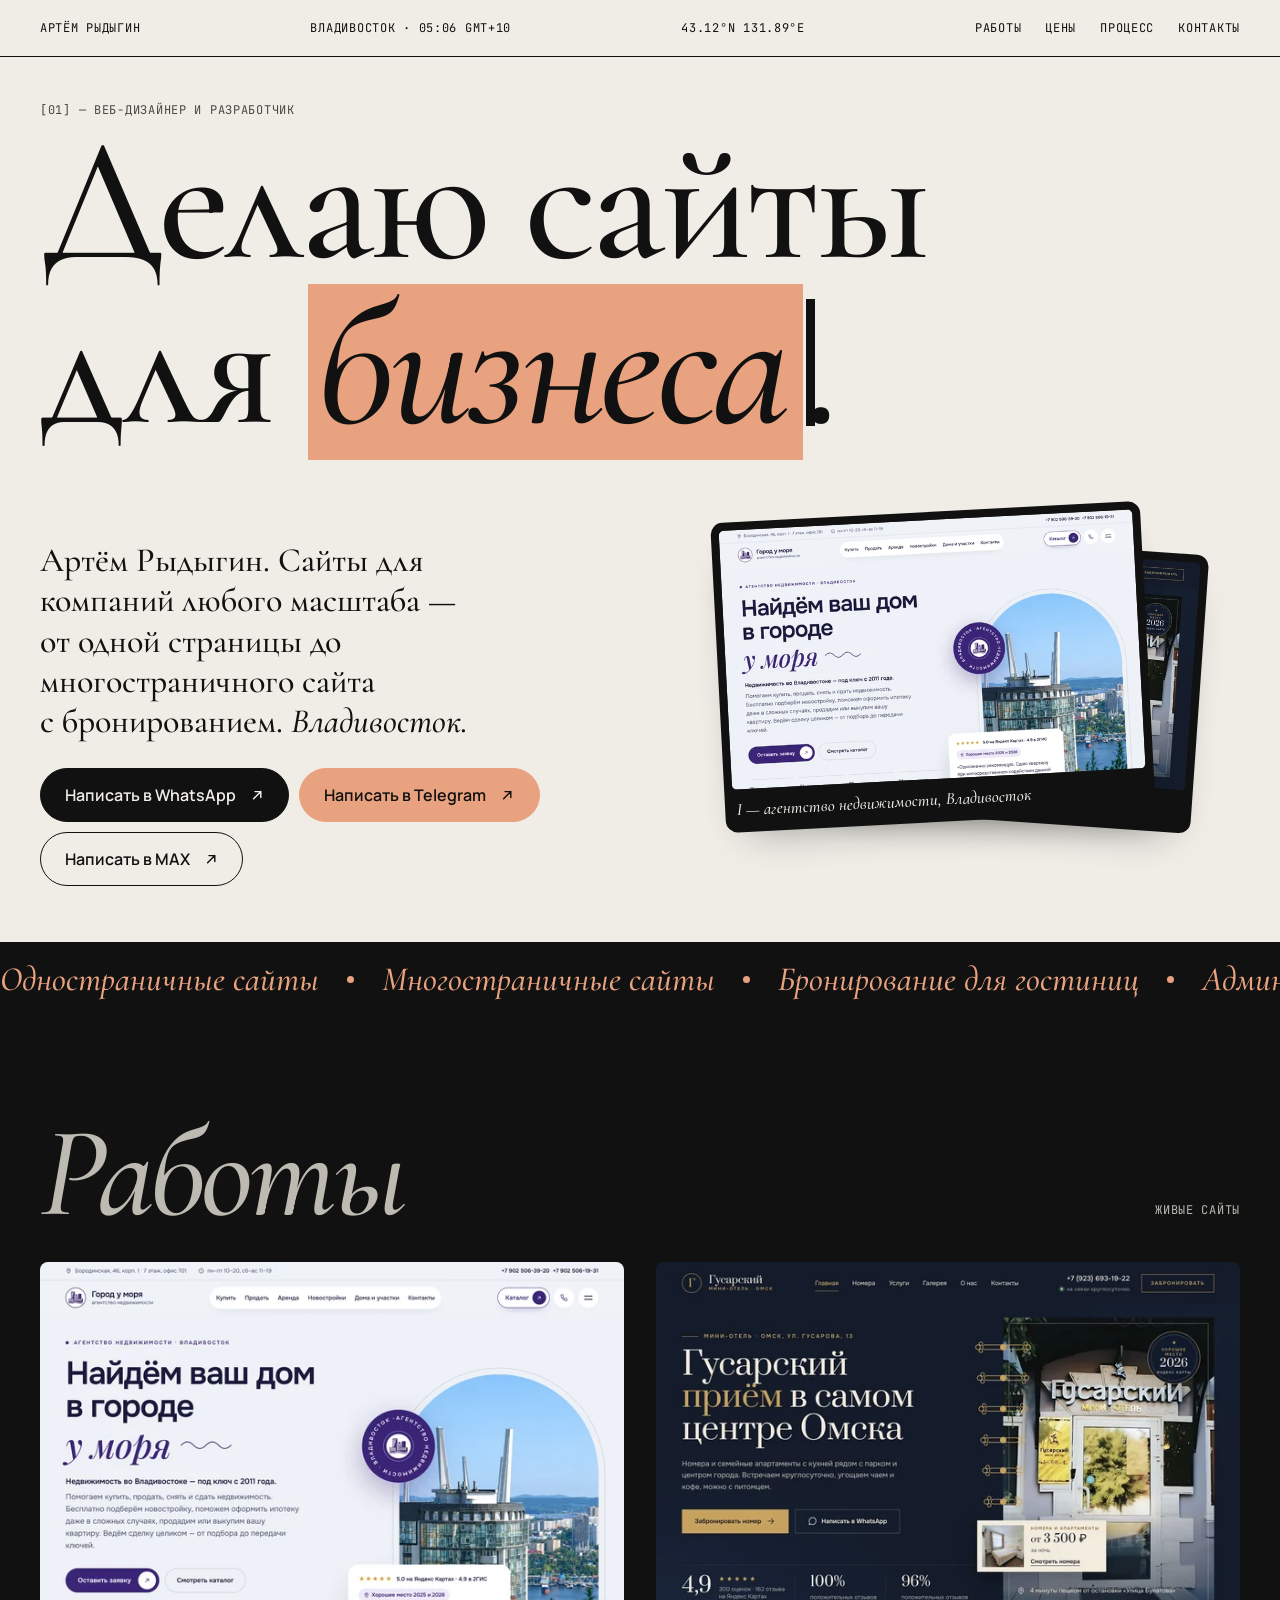
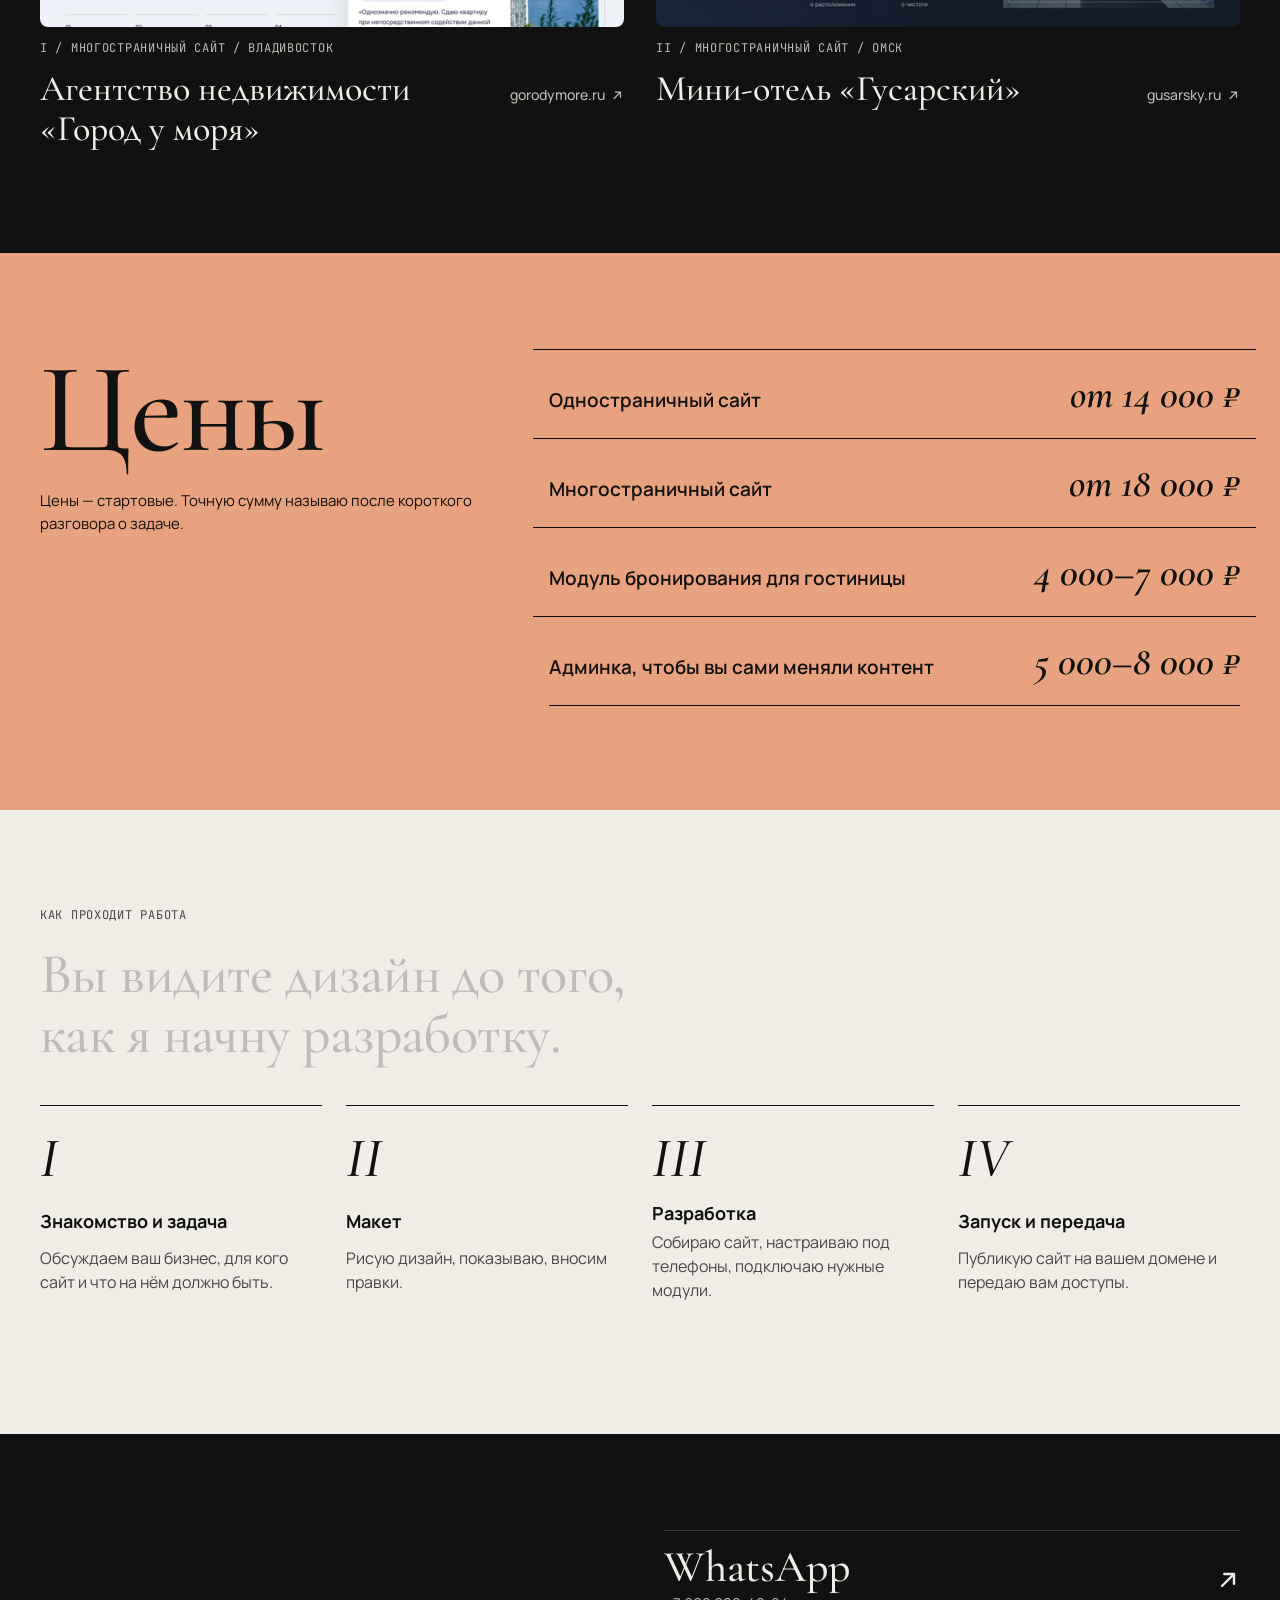
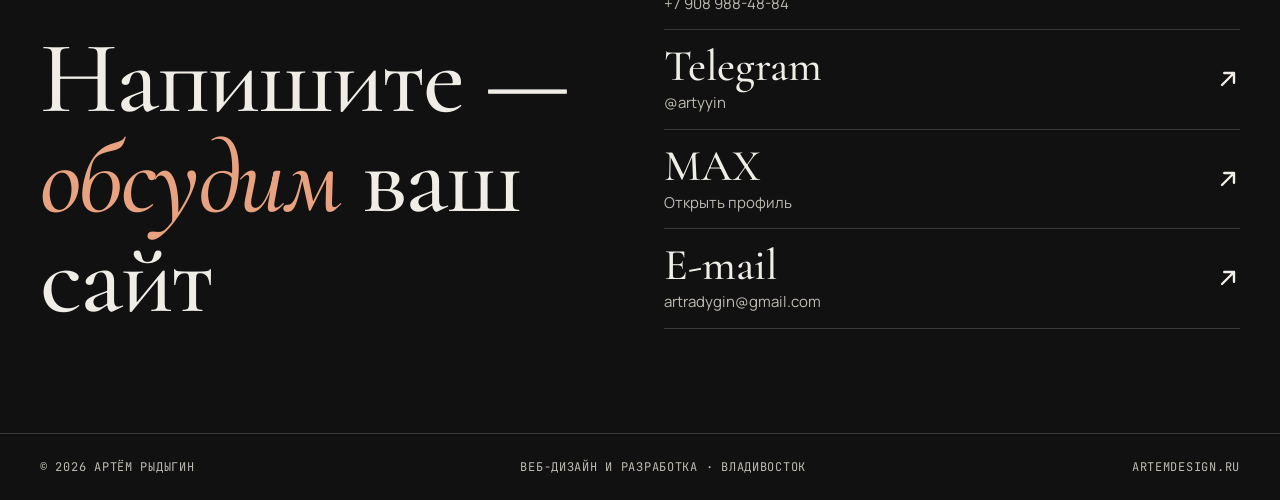
<file: index.html>
<!doctype html>
<html lang="ru">
<head>
<meta charset="utf-8">
<meta name="viewport" content="width=device-width, initial-scale=1, viewport-fit=cover">
<title>Артём Рыдыгин — сайты для бизнеса, Владивосток</title>
<meta name="description" content="Веб-дизайнер и разработчик Артём Рыдыгин. Одностраничные и многостраничные сайты для компаний любого масштаба, модуль бронирования и админка. Цены от 14 000 ₽.">
<link rel="canonical" href="https://artemdesign.ru/">
<meta name="theme-color" content="#EFEDE6">

<meta property="og:type" content="website">
<meta property="og:locale" content="ru_RU">
<meta property="og:site_name" content="artemdesign.ru">
<meta property="og:url" content="https://artemdesign.ru/">
<meta property="og:title" content="Артём Рыдыгин — сайты для бизнеса">
<meta property="og:description" content="Одностраничные и многостраничные сайты для компаний любого масштаба. Владивосток. Цены от 14 000 ₽.">
<meta property="og:image" content="https://artemdesign.ru/img/og.jpg">
<meta property="og:image:width" content="1200">
<meta property="og:image:height" content="630">
<meta property="og:image:alt" content="Артём Рыдыгин — делаю сайты для бизнеса. Владивосток">
<meta name="twitter:card" content="summary_large_image">

<link rel="icon" href="favicon.svg" type="image/svg+xml">
<link rel="icon" href="favicon-32.png" sizes="32x32" type="image/png">
<link rel="apple-touch-icon" href="apple-touch-icon.png">

<link rel="preload" href="fonts/cormorant-garamond-cyrillic-500-normal.woff2" as="font" type="font/woff2" crossorigin>
<link rel="preload" href="fonts/manrope-cyrillic-wght-normal.woff2" as="font" type="font/woff2" crossorigin>
<link rel="stylesheet" href="css/style.css">
<script>document.documentElement.classList.add('js')</script>
<script src="js/main.js" defer></script>
</head>
<body>
<a class="skip" href="#main">Перейти к содержимому</a>

<svg width="0" height="0" style="position:absolute" aria-hidden="true" focusable="false">
  <symbol id="i-arrow" viewBox="0 0 16 16"><path d="M4 12 12 4M5.5 4H12v6.5" fill="none" stroke="currentColor" stroke-width="1.6" stroke-linecap="round" stroke-linejoin="round"/></symbol>
</svg>

<header class="hud">
  <div class="wrap mono">
    <a class="hud__name" href="#top">Артём Рыдыгин</a>
    <span>Владивосток<span class="hud__time" aria-hidden="true"> · <time id="clock">--:--</time> GMT+10</span></span>
    <span class="hud__coords" aria-hidden="true">43.12°N 131.89°E</span>
    <nav class="hud__nav" aria-label="Разделы">
      <a href="#works">Работы</a>
      <a href="#prices">Цены</a>
      <a href="#process">Процесс</a>
      <a href="#contacts">Контакты</a>
    </nav>
  </div>
</header>

<main id="main">

  <!-- 1. ПЕРВЫЙ ЭКРАН -->
  <section class="hero" id="top">
    <div class="wrap hero__grid">
      <div class="hero__head">
        <p class="mono hero__label hero__fade">[01] — веб-дизайнер и разработчик</p>
        <h1 class="hero__title">
          <span class="sr-only">Делаю сайты для бизнеса.</span>
          <!-- Печатающийся текст: слова меняются по кругу. Список слов — в атрибуте data-type через «|». -->
          <span aria-hidden="true">
            <span class="line"><span>Делаю сайты</span></span>
            <span class="line"><span>для <i class="hl" id="type-word" data-type="бизнеса|гостиниц|агентств|вас">бизнеса</i>.</span></span>
          </span>
        </h1>
      </div>

      <div class="hero__side hero__fade">
        <p class="hero__lead">Артём Рыдыгин. Сайты для компаний любого масштаба — от&nbsp;одной страницы до многостраничного сайта с&nbsp;бронированием. <i>Владивосток.</i></p>
        <div class="btns" id="hero-cta">
          <a class="btn btn--ink" href="https://wa.me/79089884884" target="_blank" rel="noopener">Написать в WhatsApp <svg class="arrow" aria-hidden="true"><use href="#i-arrow"/></svg></a>
          <a class="btn btn--accent" href="https://t.me/artyyin" target="_blank" rel="noopener">Написать в Telegram <svg class="arrow" aria-hidden="true"><use href="#i-arrow"/></svg></a>
          <a class="btn btn--ghost" href="https://max.ru/u/f9LHodD0cOJtEj8_iA19902Yo01-WHfpEOih9MLzcV7LoJ5UbYwZzejPh-I" target="_blank" rel="noopener">Написать в MAX <svg class="arrow" aria-hidden="true"><use href="#i-arrow"/></svg></a>
        </div>
      </div>

      <a class="stack" href="#works" aria-label="Смотреть работы">
        <figure class="shot shot--b" aria-hidden="true">
          <img src="img/works/gusarsky-1200.webp" srcset="img/works/gusarsky-640.webp 640w, img/works/gusarsky-1200.webp 1200w" sizes="(min-width: 1000px) 380px, 92vw" width="1200" height="750" alt="">
          <figcaption>II — мини-отель, Омск</figcaption>
        </figure>
        <figure class="shot shot--a">
          <img src="img/works/gorodymore-1200.webp" srcset="img/works/gorodymore-640.webp 640w, img/works/gorodymore-1200.webp 1200w, img/works/gorodymore-1800.webp 1800w" sizes="(min-width: 1000px) 430px, 92vw" width="1200" height="750" alt="Сайт агентства недвижимости «Город у моря»" fetchpriority="high">
          <figcaption>I — агентство недвижимости, Владивосток</figcaption>
        </figure>
      </a>
    </div>
  </section>

  <div class="marquee" role="presentation">
    <div class="marquee__track">
      <div class="marquee__group">
        <span>Одностраничные сайты</span><span class="dot"></span>
        <span>Многостраничные сайты</span><span class="dot"></span>
        <span>Бронирование для гостиниц</span><span class="dot"></span>
        <span>Админка для правок</span><span class="dot"></span>
      </div>
      <div class="marquee__group" aria-hidden="true">
        <span>Одностраничные сайты</span><span class="dot"></span>
        <span>Многостраничные сайты</span><span class="dot"></span>
        <span>Бронирование для гостиниц</span><span class="dot"></span>
        <span>Админка для правок</span><span class="dot"></span>
      </div>
    </div>
  </div>

  <!-- 2. РАБОТЫ -->
  <section class="section dark works" id="works" aria-labelledby="works-title">
    <div class="wrap">
      <div class="section__head">
        <h2 class="section__title" id="works-title" data-reveal>Работы</h2>
        <span class="mono">Живые сайты</span>
      </div>

      <div class="works__grid">
        <article class="work" data-reveal>
          <a href="https://gorodymore.ru" target="_blank" rel="noopener">
            <div class="work__frame">
              <img src="img/works/gorodymore-640.webp" srcset="img/works/gorodymore-640.webp 640w, img/works/gorodymore-1200.webp 1200w, img/works/gorodymore-1800.webp 1800w" sizes="(min-width: 800px) 46vw, 92vw" width="1200" height="750" loading="lazy" decoding="async" alt="Главная страница сайта агентства недвижимости «Город у моря»">
            </div>
            <p class="mono work__meta">I / многостраничный сайт / Владивосток</p>
            <h3 class="work__title">Агентство недвижимости «Город у&nbsp;моря» <span class="work__url">gorodymore.ru <svg class="arrow" aria-hidden="true"><use href="#i-arrow"/></svg></span></h3>
          </a>
        </article>

        <article class="work" data-reveal data-delay="1">
          <a href="https://gusarsky.ru" target="_blank" rel="noopener">
            <div class="work__frame">
              <img src="img/works/gusarsky-640.webp" srcset="img/works/gusarsky-640.webp 640w, img/works/gusarsky-1200.webp 1200w, img/works/gusarsky-1800.webp 1800w" sizes="(min-width: 800px) 46vw, 92vw" width="1200" height="750" loading="lazy" decoding="async" alt="Главная страница сайта мини-отеля «Гусарский»">
            </div>
            <p class="mono work__meta">II / многостраничный сайт / Омск</p>
            <h3 class="work__title">Мини-отель «Гусарский» <span class="work__url">gusarsky.ru <svg class="arrow" aria-hidden="true"><use href="#i-arrow"/></svg></span></h3>
          </a>
        </article>

        <!-- [ЗАПОЛНИТЬ] Работа III. Чтобы показать: уберите слово hidden, вставьте скриншот (img/works/имя-640.webp и -1200.webp), ссылку и подписи. -->
        <article class="work" data-reveal hidden>
          <a href="https://ЗАПОЛНИТЬ" target="_blank" rel="noopener">
            <div class="work__frame">
              <img src="img/works/ЗАПОЛНИТЬ-640.webp" srcset="img/works/ЗАПОЛНИТЬ-640.webp 640w, img/works/ЗАПОЛНИТЬ-1200.webp 1200w, img/works/ЗАПОЛНИТЬ-1800.webp 1800w" sizes="(min-width: 800px) 46vw, 92vw" width="1200" height="750" loading="lazy" decoding="async" alt="[ЗАПОЛНИТЬ]">
            </div>
            <p class="mono work__meta">III / [ЗАПОЛНИТЬ тип сайта] / [ЗАПОЛНИТЬ город]</p>
            <h3 class="work__title">[ЗАПОЛНИТЬ название] <span class="work__url">[ЗАПОЛНИТЬ адрес] <svg class="arrow" aria-hidden="true"><use href="#i-arrow"/></svg></span></h3>
          </a>
        </article>

        <!-- [ЗАПОЛНИТЬ] Работа IV — так же, как III. -->
        <article class="work" data-reveal data-delay="1" hidden>
          <a href="https://ЗАПОЛНИТЬ" target="_blank" rel="noopener">
            <div class="work__frame">
              <img src="img/works/ЗАПОЛНИТЬ-640.webp" srcset="img/works/ЗАПОЛНИТЬ-640.webp 640w, img/works/ЗАПОЛНИТЬ-1200.webp 1200w, img/works/ЗАПОЛНИТЬ-1800.webp 1800w" sizes="(min-width: 800px) 46vw, 92vw" width="1200" height="750" loading="lazy" decoding="async" alt="[ЗАПОЛНИТЬ]">
            </div>
            <p class="mono work__meta">IV / [ЗАПОЛНИТЬ тип сайта] / [ЗАПОЛНИТЬ город]</p>
            <h3 class="work__title">[ЗАПОЛНИТЬ название] <span class="work__url">[ЗАПОЛНИТЬ адрес] <svg class="arrow" aria-hidden="true"><use href="#i-arrow"/></svg></span></h3>
          </a>
        </article>
      </div>
    </div>
  </section>

  <!-- 3. УСЛУГИ И ЦЕНЫ -->
  <section class="section prices" id="prices" aria-labelledby="prices-title">
    <div class="wrap prices__grid">
      <div>
        <h2 class="section__title" id="prices-title" data-reveal>Цены</h2>
        <p class="prices__note" data-reveal data-delay="1">Цены — стартовые. Точную сумму называю после короткого разговора о&nbsp;задаче.</p>
      </div>
      <ul class="prices__list">
        <li class="price" data-reveal><span class="price__name">Одностраничный сайт</span><span class="price__sum">от 14&nbsp;000&nbsp;₽</span></li>
        <li class="price" data-reveal data-delay="1"><span class="price__name">Многостраничный сайт</span><span class="price__sum">от 18&nbsp;000&nbsp;₽</span></li>
        <li class="price" data-reveal data-delay="2"><span class="price__name">Модуль бронирования для гостиницы</span><span class="price__sum">4&nbsp;000–7&nbsp;000&nbsp;₽</span></li>
        <li class="price" data-reveal data-delay="3"><span class="price__name">Админка, чтобы вы сами меняли контент</span><span class="price__sum">5&nbsp;000–8&nbsp;000&nbsp;₽</span></li>
      </ul>
    </div>
  </section>

  <!-- 4. КАК ПРОХОДИТ РАБОТА -->
  <section class="section process" id="process" aria-labelledby="process-title">
    <div class="wrap">
      <h2 class="sr-only" id="process-title">Как проходит работа</h2>
      <p class="mono" style="color:var(--muted);margin-bottom:20px">Как проходит работа</p>
      <p class="process__intro" data-words>Вы видите дизайн до того, как я начну разработку.</p>
      <ol class="steps">
        <li class="step" data-reveal><span class="step__num" aria-hidden="true">I</span><h3 class="step__title">Знакомство и задача</h3><p class="step__text">Обсуждаем ваш бизнес, для кого сайт и что на нём должно быть.</p></li>
        <li class="step" data-reveal data-delay="1"><span class="step__num" aria-hidden="true">II</span><h3 class="step__title">Макет</h3><p class="step__text">Рисую дизайн, показываю, вносим правки.</p></li>
        <li class="step" data-reveal data-delay="2"><span class="step__num" aria-hidden="true">III</span><h3 class="step__title">Разработка</h3><p class="step__text">Собираю сайт, настраиваю под телефоны, подключаю нужные модули.</p></li>
        <li class="step" data-reveal data-delay="3"><span class="step__num" aria-hidden="true">IV</span><h3 class="step__title">Запуск и передача</h3><p class="step__text">Публикую сайт на вашем домене и передаю вам доступы.</p></li>
      </ol>
    </div>
  </section>

  <!-- 5. ОТЗЫВ — [ЗАПОЛНИТЬ]. Блок скрыт (hidden), пока нет реального отзыва с разрешением клиента.
       Чтобы показать: уберите слово hidden и впишите текст отзыва, имя и компанию. -->
  <section class="section review" id="review" aria-labelledby="review-title" hidden>
    <div class="wrap">
      <h2 class="mono" id="review-title" style="color:var(--muted);margin-bottom:20px">Отзыв</h2>
      <figure>
        <blockquote><p>[ЗАПОЛНИТЬ: текст отзыва]</p></blockquote>
        <figcaption class="mono">[ЗАПОЛНИТЬ: имя, компания]</figcaption>
      </figure>
    </div>
  </section>

  <!-- 6. КОНТАКТЫ -->
  <section class="section dark contacts" id="contacts" aria-labelledby="contacts-title">
    <div class="wrap contacts__grid">
      <h2 class="contacts__title" id="contacts-title" data-reveal>Напишите — <i>обсудим</i> ваш сайт</h2>
      <ul class="clist">
        <li data-reveal><a href="https://wa.me/79089884884" target="_blank" rel="noopener"><span class="clist__label">WhatsApp</span><span class="clist__value">+7 908 988-48-84</span><svg class="arrow" aria-hidden="true"><use href="#i-arrow"/></svg></a></li>
        <li data-reveal data-delay="1"><a href="https://t.me/artyyin" target="_blank" rel="noopener"><span class="clist__label">Telegram</span><span class="clist__value">@artyyin</span><svg class="arrow" aria-hidden="true"><use href="#i-arrow"/></svg></a></li>
        <li data-reveal data-delay="1"><a href="https://max.ru/u/f9LHodD0cOJtEj8_iA19902Yo01-WHfpEOih9MLzcV7LoJ5UbYwZzejPh-I" target="_blank" rel="noopener"><span class="clist__label">MAX</span><span class="clist__value">Открыть профиль</span><svg class="arrow" aria-hidden="true"><use href="#i-arrow"/></svg></a></li>
        <li data-reveal data-delay="2"><a href="mailto:artradygin@gmail.com"><span class="clist__label">E-mail</span><span class="clist__value">artradygin@gmail.com</span><svg class="arrow" aria-hidden="true"><use href="#i-arrow"/></svg></a></li>
      </ul>
    </div>
  </section>
</main>

<footer class="dark foot">
  <div class="wrap mono">
    <span>© <span id="year">2026</span> Артём Рыдыгин</span>
    <span>Веб-дизайн и разработка · Владивосток</span>
    <!-- [ЗАПОЛНИТЬ при желании] статус: самозанятый / ИП, ИНН — только если хотите это показывать -->
    <span>artemdesign.ru</span>
  </div>
</footer>

<nav class="dock" id="dock" aria-label="Быстрая связь">
  <a href="https://wa.me/79089884884" target="_blank" rel="noopener">WhatsApp</a>
  <a href="https://t.me/artyyin" target="_blank" rel="noopener">Telegram</a>
  <a href="https://max.ru/u/f9LHodD0cOJtEj8_iA19902Yo01-WHfpEOih9MLzcV7LoJ5UbYwZzejPh-I" target="_blank" rel="noopener">MAX</a>
</nav>
</body>
</html>
</file>
<file: css/style.css>
/* ==========================================================
   artemdesign.ru — визитка Артёма Рыдыгина
   Mobile first. Одна тема. Анимации — только transform/opacity.
   ========================================================== */

/* ---------- Шрифты (лежат локально в /fonts) ---------- */
@font-face{font-family:"Cormorant Garamond";font-style:normal;font-weight:500;font-display:swap;src:url(../fonts/cormorant-garamond-cyrillic-500-normal.woff2) format("woff2");unicode-range:U+0301,U+0400-045F,U+0490-0491,U+04B0-04B1,U+2116}
@font-face{font-family:"Cormorant Garamond";font-style:normal;font-weight:500;font-display:swap;src:url(../fonts/cormorant-garamond-latin-500-normal.woff2) format("woff2");unicode-range:U+0000-00FF,U+0131,U+0152-0153,U+02BB-02BC,U+02C6,U+02DA,U+02DC,U+2000-206F,U+20AC,U+2122,U+2212,U+FEFF,U+FFFD}
@font-face{font-family:"Cormorant Garamond";font-style:normal;font-weight:500;font-display:swap;src:url(../fonts/cormorant-garamond-rub-500-normal.woff2) format("woff2");unicode-range:U+20BD}
@font-face{font-family:"Cormorant Garamond";font-style:italic;font-weight:500;font-display:swap;src:url(../fonts/cormorant-garamond-cyrillic-500-italic.woff2) format("woff2");unicode-range:U+0301,U+0400-045F,U+0490-0491,U+04B0-04B1,U+2116}
@font-face{font-family:"Cormorant Garamond";font-style:italic;font-weight:500;font-display:swap;src:url(../fonts/cormorant-garamond-latin-500-italic.woff2) format("woff2");unicode-range:U+0000-00FF,U+0131,U+0152-0153,U+02BB-02BC,U+02C6,U+02DA,U+02DC,U+2000-206F,U+20AC,U+2122,U+2212,U+FEFF,U+FFFD}
@font-face{font-family:"Cormorant Garamond";font-style:italic;font-weight:500;font-display:swap;src:url(../fonts/cormorant-garamond-rub-500-italic.woff2) format("woff2");unicode-range:U+20BD}
@font-face{font-family:"Cormorant Garamond";font-style:italic;font-weight:600;font-display:swap;src:url(../fonts/cormorant-garamond-cyrillic-600-italic.woff2) format("woff2");unicode-range:U+0301,U+0400-045F,U+0490-0491,U+04B0-04B1,U+2116}
@font-face{font-family:"Cormorant Garamond";font-style:italic;font-weight:600;font-display:swap;src:url(../fonts/cormorant-garamond-latin-600-italic.woff2) format("woff2");unicode-range:U+0000-00FF,U+0131,U+0152-0153,U+02BB-02BC,U+02C6,U+02DA,U+02DC,U+2000-206F,U+20AC,U+2122,U+2212,U+FEFF,U+FFFD}
@font-face{font-family:"Cormorant Garamond";font-style:italic;font-weight:600;font-display:swap;src:url(../fonts/cormorant-garamond-rub-600-italic.woff2) format("woff2");unicode-range:U+20BD}
@font-face{font-family:Manrope;font-style:normal;font-weight:200 800;font-display:swap;src:url(../fonts/manrope-cyrillic-wght-normal.woff2) format("woff2");unicode-range:U+0301,U+0400-045F,U+0490-0491,U+04B0-04B1,U+2116}
@font-face{font-family:Manrope;font-style:normal;font-weight:200 800;font-display:swap;src:url(../fonts/manrope-latin-wght-normal.woff2) format("woff2");unicode-range:U+0000-00FF,U+0131,U+0152-0153,U+02BB-02BC,U+02C6,U+02DA,U+02DC,U+2000-206F,U+20AC,U+2122,U+2212,U+FEFF,U+FFFD}
@font-face{font-family:Manrope;font-style:normal;font-weight:200 800;font-display:swap;src:url(../fonts/manrope-rub-wght-normal.woff2) format("woff2");unicode-range:U+20BD}
@font-face{font-family:"JetBrains Mono";font-style:normal;font-weight:400;font-display:swap;src:url(../fonts/jetbrains-mono-cyrillic-400-normal.woff2) format("woff2");unicode-range:U+0301,U+0400-045F,U+0490-0491,U+04B0-04B1,U+2116}
@font-face{font-family:"JetBrains Mono";font-style:normal;font-weight:400;font-display:swap;src:url(../fonts/jetbrains-mono-latin-400-normal.woff2) format("woff2");unicode-range:U+0000-00FF,U+0131,U+0152-0153,U+02BB-02BC,U+02C6,U+02DA,U+02DC,U+2000-206F,U+20AC,U+2122,U+2212,U+FEFF,U+FFFD}

/* ---------- Переменные ---------- */
:root{
  --paper:#EFEDE6;
  --ink:#111111;
  --muted:#4A4843;        /* на бумаге: контраст ~8:1 */
  --accent:#E9A27F;       /* мягкий абрикос вместо оранжевого */
  --accent-deep:#9A4A26;  /* для ссылок при наведении на бумаге */
  --on-dark:#EFEDE6;
  --on-dark-muted:#BDBAB1;/* на чёрном: контраст ~10:1 */
  --line-dark:#3A3936;

  --serif:"Cormorant Garamond", "Times New Roman", Georgia, serif;
  --sans:Manrope, system-ui, -apple-system, "Segoe UI", Roboto, sans-serif;
  --mono:"JetBrains Mono", ui-monospace, SFMono-Regular, Menlo, monospace;

  --pad:16px;
  --max:1360px;
  --ease:cubic-bezier(.2,.7,.2,1);
}
@media (min-width:700px){:root{--pad:32px}}
@media (min-width:1100px){:root{--pad:40px}}

/* ---------- База ---------- */
*,*::before,*::after{box-sizing:border-box}
html{-webkit-text-size-adjust:100%;text-size-adjust:100%}
@media (prefers-reduced-motion:no-preference){html{scroll-behavior:smooth}}
body{margin:0;background:var(--paper);color:var(--ink);font-family:var(--sans);font-size:16px;line-height:1.5;-webkit-font-smoothing:antialiased;text-rendering:optimizeLegibility}
img{display:block;max-width:100%;height:auto}
a{color:inherit}
h1,h2,h3,p{margin:0}
:focus-visible{outline:2px solid var(--ink);outline-offset:3px;border-radius:4px}
.dark :focus-visible{outline-color:var(--on-dark)}
.wrap{width:100%;max-width:var(--max);margin-inline:auto;padding-inline:var(--pad)}
.sr-only{position:absolute;width:1px;height:1px;padding:0;margin:-1px;overflow:hidden;clip:rect(0,0,0,0);white-space:nowrap;border:0}
.skip{position:absolute;left:8px;top:-60px;z-index:100;background:var(--ink);color:var(--paper);padding:12px 16px;border-radius:8px;text-decoration:none}
.skip:focus{top:8px}
.mono{font-family:var(--mono);font-size:12px;letter-spacing:.06em;text-transform:uppercase}
.arrow{width:.9em;height:.9em;flex:none;transition:transform .3s var(--ease)}

/* ---------- Шапка (приборная строка) ---------- */
.hud{border-bottom:1px solid var(--ink)}
.hud .wrap{min-height:48px;display:flex;align-items:center;justify-content:space-between;gap:16px}
.hud__name{font-weight:400;text-decoration:none}
.hud__coords,.hud__nav{display:none}
.hud__nav{gap:24px}
.hud__nav a{text-decoration:none;padding:12px 0}
.hud__nav a:hover{color:var(--accent-deep)}
@media (min-width:1000px){
  .hud .wrap{min-height:56px}
  .hud__coords,.hud__nav{display:flex}
}

/* ---------- Кнопки ---------- */
.btns{display:flex;flex-direction:column;gap:10px}
.btn{display:flex;align-items:center;justify-content:space-between;gap:14px;min-height:56px;padding:0 24px;border-radius:999px;font-family:var(--sans);font-weight:600;font-size:16px;text-decoration:none;border:1px solid var(--ink);transition:background-color .25s,color .25s}
.btn:hover .arrow{transform:translate(2px,-2px)}
.btn--ink{background:var(--ink);color:var(--paper)}
.btn--ink:hover{background:#2a2a2a}
.btn--accent{background:var(--accent);color:var(--ink);border-color:var(--accent)}
.btn--accent:hover{background:#E19470}
.btn--ghost{background:transparent;color:var(--ink)}
.btn--ghost:hover{background:var(--ink);color:var(--paper)}
@media (min-width:600px){
  .btns{flex-direction:row;flex-wrap:wrap}
  .btn{justify-content:center;min-height:54px}
}

/* ---------- Первый экран ---------- */
.hero{padding-block:28px 40px;overflow:hidden}
.hero__grid{display:grid;gap:28px}
.hero__label{color:var(--muted)}
.hero__title{font-family:var(--serif);font-weight:500;font-size:clamp(44px,14vw,176px);line-height:.94;letter-spacing:-.025em;margin-top:18px}
.hero__title .line{display:block;overflow:hidden;padding-bottom:.06em;margin-bottom:-.06em}
.hero__title .line>span{display:inline-block;white-space:nowrap}
.caret{display:inline-block;width:.05em;height:.72em;margin-left:.02em;margin-right:-.07em;background:currentColor;vertical-align:-.02em;animation:blink 1.05s steps(1) infinite}
@keyframes blink{50%{opacity:0}}
.hl{font-style:italic;padding:0 .1em 0 .06em;border-radius:.06em;background:linear-gradient(var(--accent),var(--accent)) no-repeat 0 0/100% 100%;-webkit-box-decoration-break:clone;box-decoration-break:clone}
.hero__lead{font-family:var(--serif);font-size:clamp(24px,3.2vw,34px);line-height:1.18;max-width:30ch}
.hero__lead i{font-style:italic}
.hero__side{display:flex;flex-direction:column;gap:26px}

.stack{position:relative;display:block;text-decoration:none}
.shot{display:flex;flex-direction:column;gap:8px;background:var(--ink);color:var(--on-dark);border-radius:12px;padding:8px;box-shadow:0 20px 40px -24px rgba(17,17,17,.45)}
.shot img{border-radius:5px;aspect-ratio:16/10;object-fit:cover;object-position:top;width:100%}
.shot figcaption{font-family:var(--serif);font-style:italic;font-size:17px;padding:0 4px 2px}
.stack .shot--a{transform:rotate(-2deg)}
.stack .shot--b{display:none}

@media (min-width:1000px){
  .hero{padding-block:44px 56px}
  .hero__title{margin-top:0}
  .hero__grid{grid-template-columns:minmax(0,1.05fr) minmax(0,1fr);align-items:end;column-gap:48px;row-gap:36px}
  .hero__head{grid-column:1/-1}
  .stack{height:400px}
  .stack .shot{position:absolute;width:min(430px,82%)}
  .stack .shot--a{left:0;top:10px;transform:rotate(-3deg);z-index:2}
  .stack .shot--b{display:flex;right:0;top:40px;transform:rotate(4deg);width:min(380px,72%)}
  .stack:hover .shot--a{transform:rotate(-4deg) translateY(-6px)}
  .stack:hover .shot--b{transform:rotate(6deg) translate(8px,-4px)}
  .stack .shot{transition:transform .5s var(--ease)}
}

/* ---------- Бегущая строка ---------- */
.marquee{background:var(--ink);color:var(--accent);overflow:hidden;padding-block:12px}
.marquee__track{display:flex;width:max-content;font-family:var(--serif);font-style:italic;font-weight:500;font-size:clamp(24px,3vw,34px);white-space:nowrap}
.marquee__group{display:flex;align-items:center;gap:28px;padding-right:28px}
.dot{width:7px;height:7px;border-radius:50%;background:currentColor;flex:none}

/* ---------- Разделы: общее ---------- */
.section{padding-block:56px 64px}
@media (min-width:1000px){.section{padding-block:96px 104px}}
.section__head{display:flex;justify-content:space-between;align-items:baseline;gap:16px;margin-bottom:28px}
.section__title{font-family:var(--serif);font-weight:500;font-size:clamp(64px,10vw,140px);line-height:.95;letter-spacing:-.025em}
.dark{background:var(--ink);color:var(--on-dark)}

/* ---------- Работы ---------- */
.works .section__title{font-style:italic;color:var(--on-dark-muted)}
.works .section__head .mono{color:var(--on-dark-muted)}
.works__grid{display:grid;gap:40px}
@media (min-width:800px){.works__grid{grid-template-columns:repeat(2,minmax(0,1fr));gap:48px 32px}}
.work a{display:flex;flex-direction:column;gap:12px;text-decoration:none}
.work__frame{border-radius:8px;overflow:hidden;background:#1d1d1c}
.work__frame img{width:100%;aspect-ratio:16/10;object-fit:cover;object-position:top;transition:transform .9s var(--ease)}
.work a:hover .work__frame img{transform:scale(1.03)}
.work__meta{color:var(--on-dark-muted)}
.work__title{font-family:var(--serif);font-weight:500;font-size:clamp(26px,3vw,36px);line-height:1.1;display:flex;align-items:baseline;justify-content:space-between;gap:16px}
.work__url{font-family:var(--sans);font-size:14px;color:var(--on-dark-muted);display:inline-flex;align-items:center;gap:6px;white-space:nowrap}
.work a:hover .work__url{color:var(--on-dark)}
.work a:hover .arrow{transform:translate(2px,-2px)}

/* ---------- Цены ---------- */
.prices{background:var(--accent)}
.prices__list{list-style:none;margin:0;padding:0;border-bottom:1px solid var(--ink)}
.price{position:relative;isolation:isolate;display:grid;grid-template-columns:1fr auto;align-items:baseline;gap:6px 16px;padding:18px 12px;margin-inline:-12px;border-top:1px solid var(--ink)}
/* мягкая подсветка: светлая полоса «наливается» слева направо, текст чуть сдвигается */
.price::before{content:"";position:absolute;inset:0;z-index:-1;background:rgba(239,237,230,.6);border-radius:6px;transform:scaleX(0);transform-origin:left center;transition:transform .8s var(--ease)}
.price__name,.price__sum{transition:transform .7s var(--ease)}
.price__name{font-weight:600;font-size:17px;line-height:1.3}
.price__sum{font-family:var(--serif);font-style:italic;font-weight:600;font-size:clamp(26px,3.4vw,40px);line-height:1;white-space:nowrap}
.price.is-active::before{transform:scaleX(1)}
.price.is-active .price__name{transform:translateX(10px)}
.price.is-active .price__sum{transform:translateX(-8px)}
@media (hover:hover){
  .price:hover::before{transform:scaleX(1)}
  .price:hover .price__name{transform:translateX(10px)}
  .price:hover .price__sum{transform:translateX(-8px)}
}
.prices__note{margin-top:20px;font-size:15px;max-width:52ch}
@media (min-width:1000px){
  .prices__grid{display:grid;grid-template-columns:minmax(0,.8fr) minmax(0,1.2fr);gap:48px;align-items:start}
  .price{padding:24px 16px;margin-inline:-16px}
  .price__name{font-size:19px}
}

/* ---------- Как проходит работа ---------- */
.process__intro{font-family:var(--serif);font-size:clamp(30px,4.4vw,60px);line-height:1.08;letter-spacing:-.01em;max-width:22ch;margin-bottom:40px}
.process__intro .w{transition:opacity .3s linear}
.steps{list-style:none;margin:0;padding:0;display:grid;gap:0;counter-reset:step}
.step{border-top:1px solid var(--ink);padding:20px 0 28px;display:grid;grid-template-columns:64px 1fr;gap:4px 12px}
.step__num{font-family:var(--serif);font-style:italic;font-weight:500;font-size:34px;line-height:1;grid-row:span 2}
.step__title{font-weight:700;font-size:18px;line-height:1.3}
.step__text{color:var(--muted);font-size:16px}
@media (min-width:900px){
  .steps{grid-template-columns:repeat(4,minmax(0,1fr));gap:24px}
  .step{grid-template-columns:1fr;padding-top:24px}
  .step__num{font-size:56px;grid-row:auto;margin-bottom:12px}
}

/* ---------- Отзыв (скрыт, пока нет реального) ---------- */
.review blockquote{margin:0;font-family:var(--serif);font-size:clamp(28px,3.6vw,48px);line-height:1.15;max-width:28ch}
.review figcaption{margin-top:20px}

/* ---------- Контакты ---------- */
.contacts__title{font-family:var(--serif);font-weight:500;font-size:clamp(48px,8vw,120px);line-height:.98;letter-spacing:-.02em;margin-bottom:36px}
.contacts__title i{color:var(--accent)}
.clist{list-style:none;margin:0;padding:0;border-bottom:1px solid var(--line-dark)}
.clist a{display:grid;grid-template-columns:1fr auto;align-items:center;gap:4px 16px;min-height:72px;padding:14px 0;border-top:1px solid var(--line-dark);text-decoration:none;transition:color .25s}
.clist__label{font-family:var(--serif);font-size:clamp(28px,3.6vw,44px);line-height:1}
.clist__value{grid-column:1;color:var(--on-dark-muted);font-size:15px;overflow-wrap:anywhere}
.clist .arrow{grid-row:1/span 2;grid-column:2;width:24px;height:24px}
.clist a:hover{color:var(--accent)}
.clist a:hover .arrow{transform:translate(3px,-3px)}
@media (min-width:900px){
  .contacts__grid{display:grid;grid-template-columns:minmax(0,1fr) minmax(0,1fr);gap:48px;align-items:end}
  .contacts__title{margin-bottom:0}
}

/* ---------- Подвал ---------- */
.foot{border-top:1px solid var(--line-dark);padding-block:24px calc(24px + env(safe-area-inset-bottom))}
.foot .wrap{display:flex;flex-wrap:wrap;gap:8px 24px;justify-content:space-between;color:var(--on-dark-muted)}

/* ---------- Нижняя панель связи (только телефон) ---------- */
.dock{position:fixed;left:10px;right:10px;bottom:calc(10px + env(safe-area-inset-bottom));z-index:50;display:grid;grid-template-columns:repeat(3,minmax(0,1fr));gap:6px;padding:6px;background:var(--ink);border-radius:999px;box-shadow:0 12px 30px -10px rgba(0,0,0,.5);transform:translateY(140%);transition:transform .4s var(--ease)}
.dock.is-shown{transform:none}
.dock a{min-height:48px;display:flex;align-items:center;justify-content:center;border-radius:999px;text-decoration:none;font-weight:700;font-size:14px}
.dock a:nth-child(1){background:var(--paper);color:var(--ink)}
.dock a:nth-child(2){background:var(--accent);color:var(--ink)}
.dock a:nth-child(3){color:var(--paper);border:1px solid #5a5955}
.dock :focus-visible{outline-color:var(--paper)}
@media (min-width:1000px){.dock{display:none}}
html:not(.js) .dock{display:none}

/* ==========================================================
   Анимации. Включаются только если JS есть и человек
   не просил уменьшить движение.
   ========================================================== */
@media (prefers-reduced-motion:no-preference){
  .js .hero__title .line>span{animation:rise 1s var(--ease) both}
  .js .hero__title .line:nth-child(2)>span{animation-delay:.12s}
  .js .hl{animation:marker .9s .75s var(--ease) both}
  .js .hero__fade{animation:fade .8s .45s var(--ease) both}
  .js .stack{animation:fade 1s .6s var(--ease) both}

  .marquee__track{animation:marquee 38s linear infinite}
  .marquee:hover .marquee__track{animation-play-state:paused}

  .js [data-reveal]{opacity:0;transform:translateY(28px);transition:opacity .9s var(--ease),transform .9s var(--ease)}
  .js [data-reveal].is-in{opacity:1;transform:none}
  .js [data-reveal][data-delay="1"]{transition-delay:.1s}
  .js [data-reveal][data-delay="2"]{transition-delay:.2s}
  .js [data-reveal][data-delay="3"]{transition-delay:.3s}
  .js .work[data-reveal] .work__frame img{transform:scale(1.08)}
  .js .work[data-reveal].is-in .work__frame img{transform:none}
  .js .work[data-reveal].is-in a:hover .work__frame img{transform:scale(1.03)}
}
@keyframes rise{from{transform:translateY(105%)}to{transform:none}}
@keyframes marker{from{background-size:0% 100%}to{background-size:100% 100%}}
@keyframes fade{from{opacity:0;transform:translateY(16px)}to{opacity:1;transform:none}}
@keyframes marquee{to{transform:translateX(-50%)}}

@media (prefers-reduced-motion:reduce){
  *,*::before,*::after{transition-duration:.01ms!important;animation:none!important}
  .caret{display:none}
}
</file>
